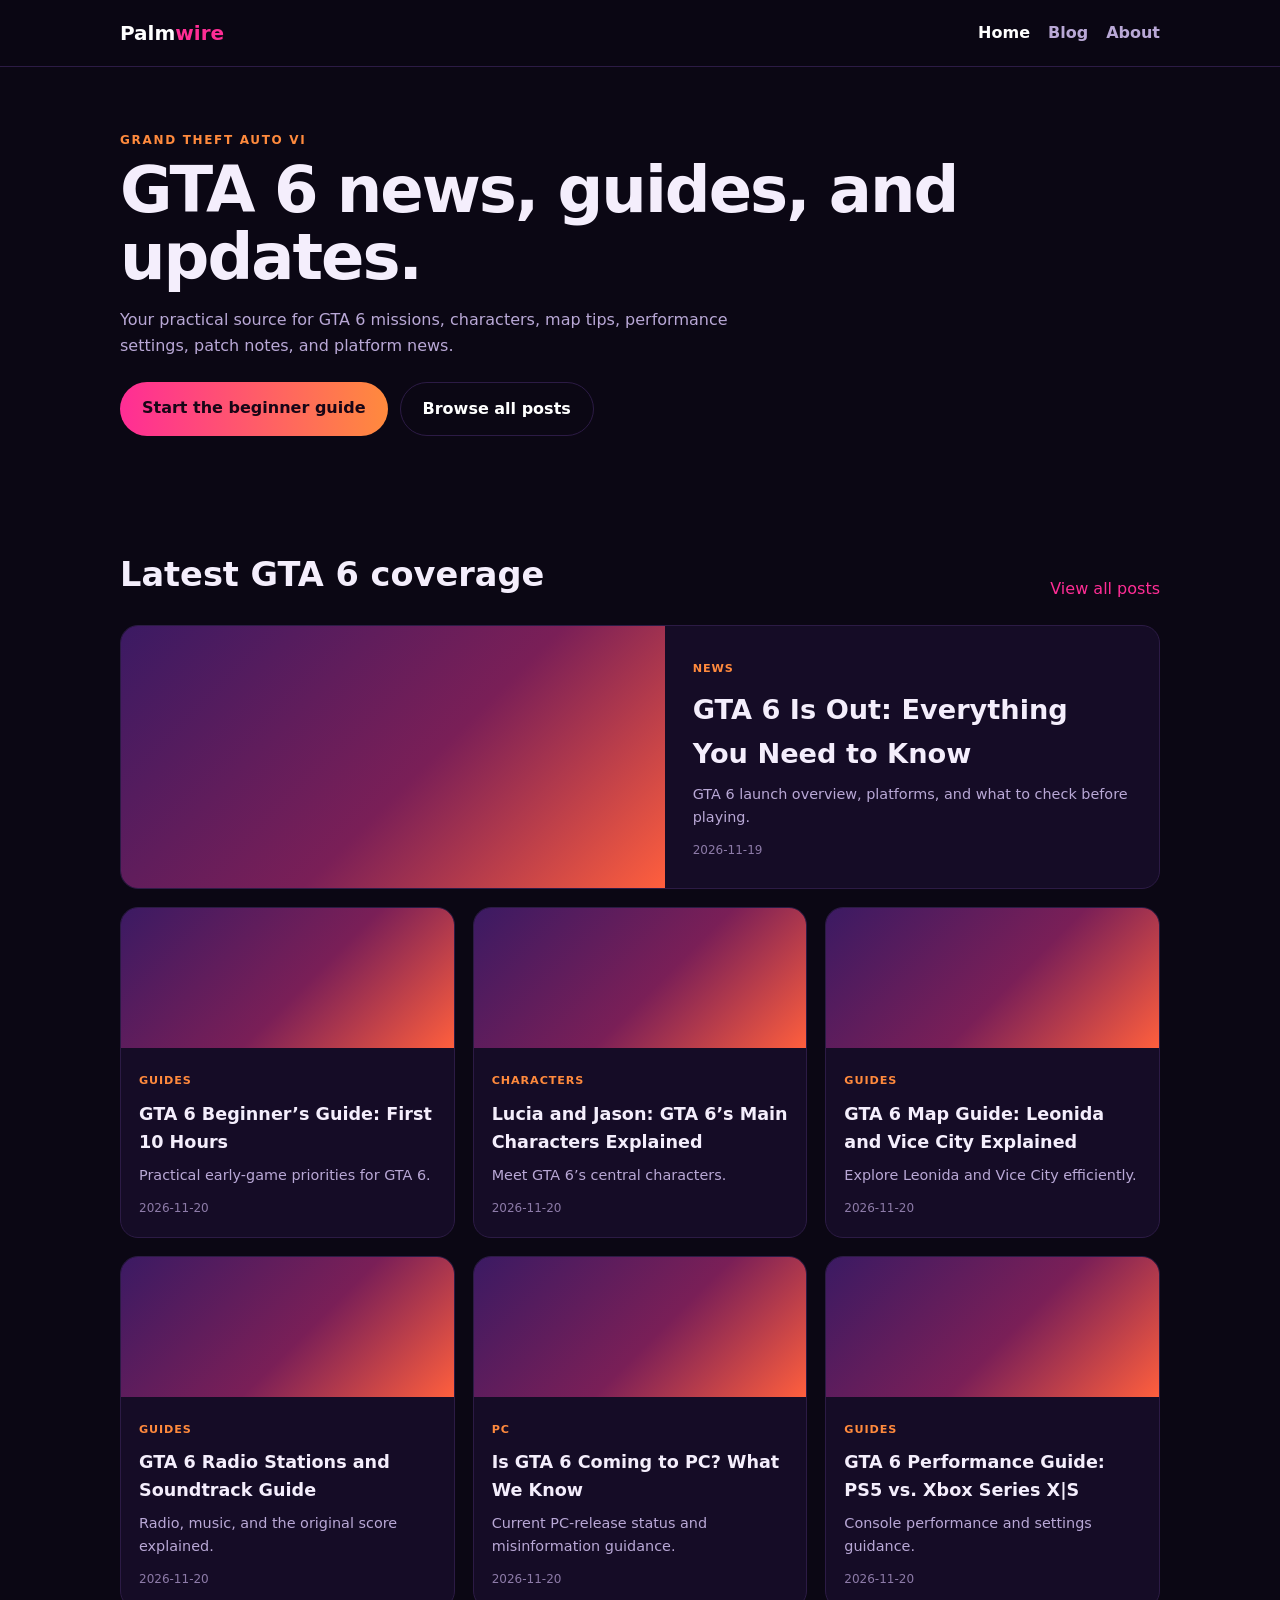
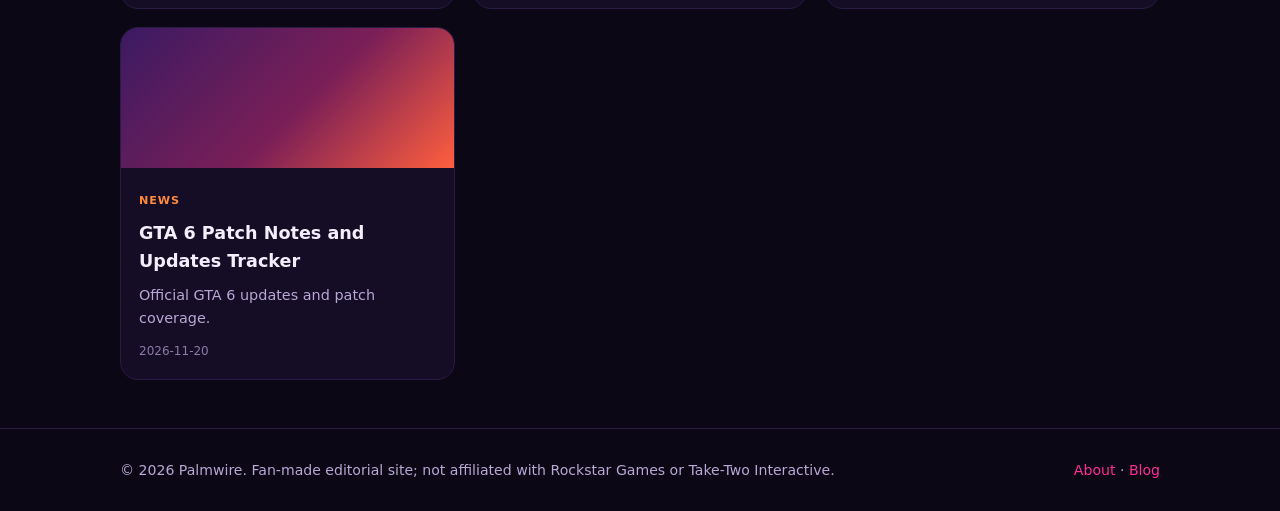
<file: index.html>
<!doctype html><html lang="en"><head><meta charset="utf-8"><meta name="viewport" content="width=device-width,initial-scale=1"><title>Palmwire — GTA 6 News, Guides & Updates — Palmwire</title><meta name="description" content="Palmwire covers GTA 6 news, guides, characters, missions, performance, patches, and PC updates."><link rel="stylesheet" href="assets/style.css"></head><body><header><div class="container nav"><a class="brand" href="index.html">Palm<span>wire</span></a><nav class="nav-links"><a href="index.html" class="active">Home</a><a href="blog.html">Blog</a><a href="about.html">About</a></nav></div></header><main><section class="hero"><div class="container"><div class="eyebrow">Grand Theft Auto VI</div><h1>GTA 6 news, guides, and updates.</h1><p>Your practical source for GTA 6 missions, characters, map tips, performance settings, patch notes, and platform news.</p><div class="cta"><a class="btn btn-primary" href="posts/gta-6-beginners-guide-first-10-hours.html">Start the beginner guide</a><a class="btn btn-secondary" href="blog.html">Browse all posts</a></div></div></section><section class="section"><div class="container"><div class="section-head"><h2>Latest GTA 6 coverage</h2><a href="blog.html">View all posts</a></div><div class="grid"><a class="card featured" href="posts/gta-6-is-out-everything-you-need-to-know.html"><div class="card-media"></div><div class="card-body"><span class="tag">News</span><h3>GTA 6 Is Out: Everything You Need to Know</h3><p>GTA 6 launch overview, platforms, and what to check before playing.</p><div class="meta">2026-11-19</div></div></a><a class="card" href="posts/gta-6-beginners-guide-first-10-hours.html"><div class="card-media"></div><div class="card-body"><span class="tag">Guides</span><h3>GTA 6 Beginner’s Guide: First 10 Hours</h3><p>Practical early-game priorities for GTA 6.</p><div class="meta">2026-11-20</div></div></a><a class="card" href="posts/lucia-and-jason-gta-6-main-characters.html"><div class="card-media"></div><div class="card-body"><span class="tag">Characters</span><h3>Lucia and Jason: GTA 6’s Main Characters Explained</h3><p>Meet GTA 6’s central characters.</p><div class="meta">2026-11-20</div></div></a><a class="card" href="posts/gta-6-map-guide-leonida-vice-city.html"><div class="card-media"></div><div class="card-body"><span class="tag">Guides</span><h3>GTA 6 Map Guide: Leonida and Vice City Explained</h3><p>Explore Leonida and Vice City efficiently.</p><div class="meta">2026-11-20</div></div></a><a class="card" href="posts/gta-6-radio-stations-and-soundtrack-guide.html"><div class="card-media"></div><div class="card-body"><span class="tag">Guides</span><h3>GTA 6 Radio Stations and Soundtrack Guide</h3><p>Radio, music, and the original score explained.</p><div class="meta">2026-11-20</div></div></a><a class="card" href="posts/is-gta-6-coming-to-pc.html"><div class="card-media"></div><div class="card-body"><span class="tag">PC</span><h3>Is GTA 6 Coming to PC? What We Know</h3><p>Current PC-release status and misinformation guidance.</p><div class="meta">2026-11-20</div></div></a><a class="card" href="posts/gta-6-performance-guide-ps5-xbox.html"><div class="card-media"></div><div class="card-body"><span class="tag">Guides</span><h3>GTA 6 Performance Guide: PS5 vs. Xbox Series X|S</h3><p>Console performance and settings guidance.</p><div class="meta">2026-11-20</div></div></a><a class="card" href="posts/gta-6-patch-notes-and-updates-tracker.html"><div class="card-media"></div><div class="card-body"><span class="tag">News</span><h3>GTA 6 Patch Notes and Updates Tracker</h3><p>Official GTA 6 updates and patch coverage.</p><div class="meta">2026-11-20</div></div></a></div></div></section></main><footer><div class="container footer-inner"><div>© 2026 Palmwire. Fan-made editorial site; not affiliated with Rockstar Games or Take-Two Interactive.</div><div><a href="about.html">About</a> · <a href="blog.html">Blog</a></div></div></footer></body></html>
</file>
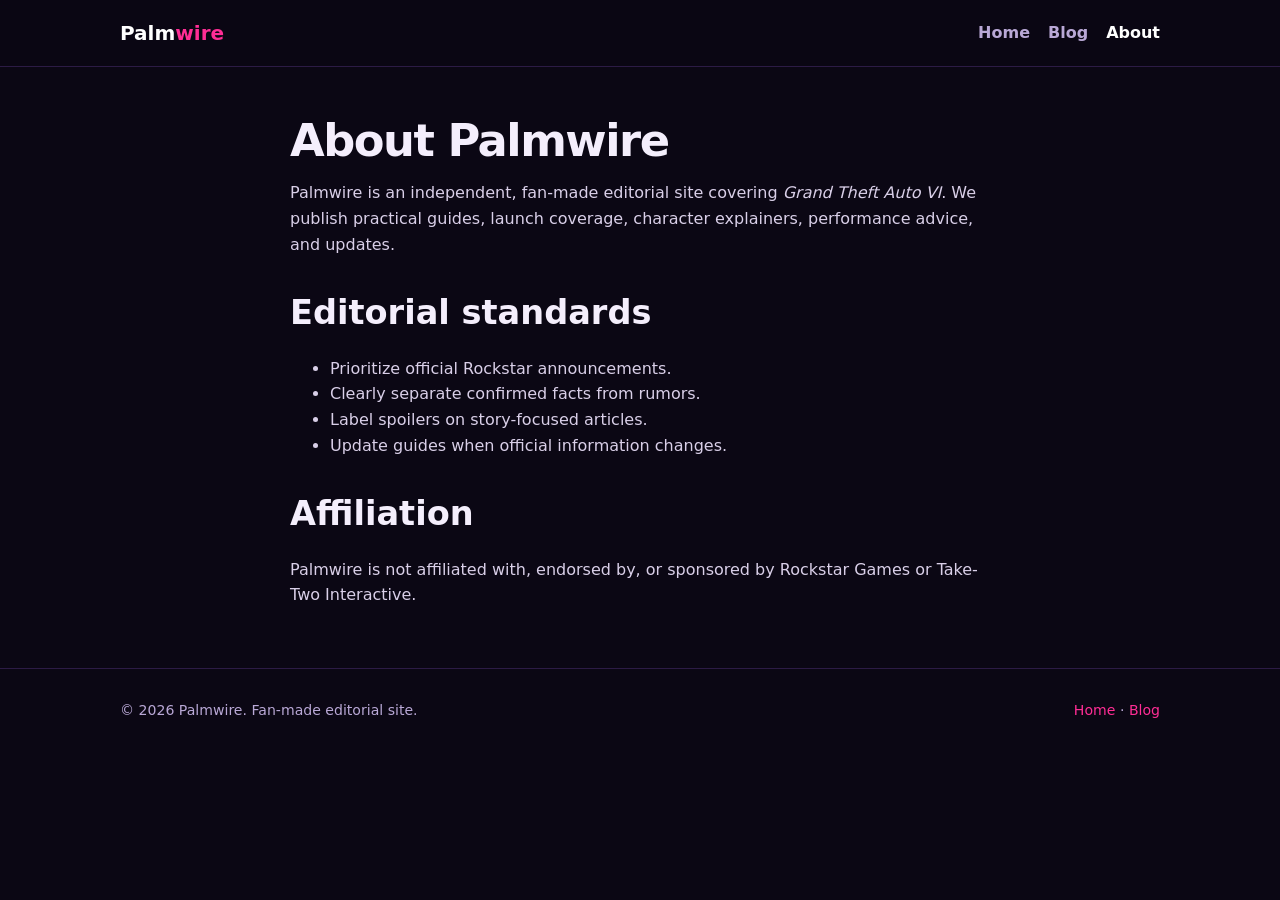
<file: about.html>
<!doctype html><html lang="en"><head><meta charset="utf-8"><meta name="viewport" content="width=device-width,initial-scale=1"><title>About — Palmwire</title><meta name="description" content="About Palmwire, an independent fan-made GTA 6 news and guides site."><link rel="stylesheet" href="assets/style.css"></head><body><header><div class="container nav"><a class="brand" href="index.html">Palm<span>wire</span></a><nav class="nav-links"><a href="index.html">Home</a><a href="blog.html">Blog</a><a href="about.html" class="active">About</a></nav></div></header><main><article class="article"><h1>About Palmwire</h1><p>Palmwire is an independent, fan-made editorial site covering <em>Grand Theft Auto VI</em>. We publish practical guides, launch coverage, character explainers, performance advice, and updates.</p><h2>Editorial standards</h2><ul><li>Prioritize official Rockstar announcements.</li><li>Clearly separate confirmed facts from rumors.</li><li>Label spoilers on story-focused articles.</li><li>Update guides when official information changes.</li></ul><h2>Affiliation</h2><p>Palmwire is not affiliated with, endorsed by, or sponsored by Rockstar Games or Take-Two Interactive.</p></article></main><footer><div class="container footer-inner"><div>© 2026 Palmwire. Fan-made editorial site.</div><div><a href="index.html">Home</a> · <a href="blog.html">Blog</a></div></div></footer></body></html>
</file>
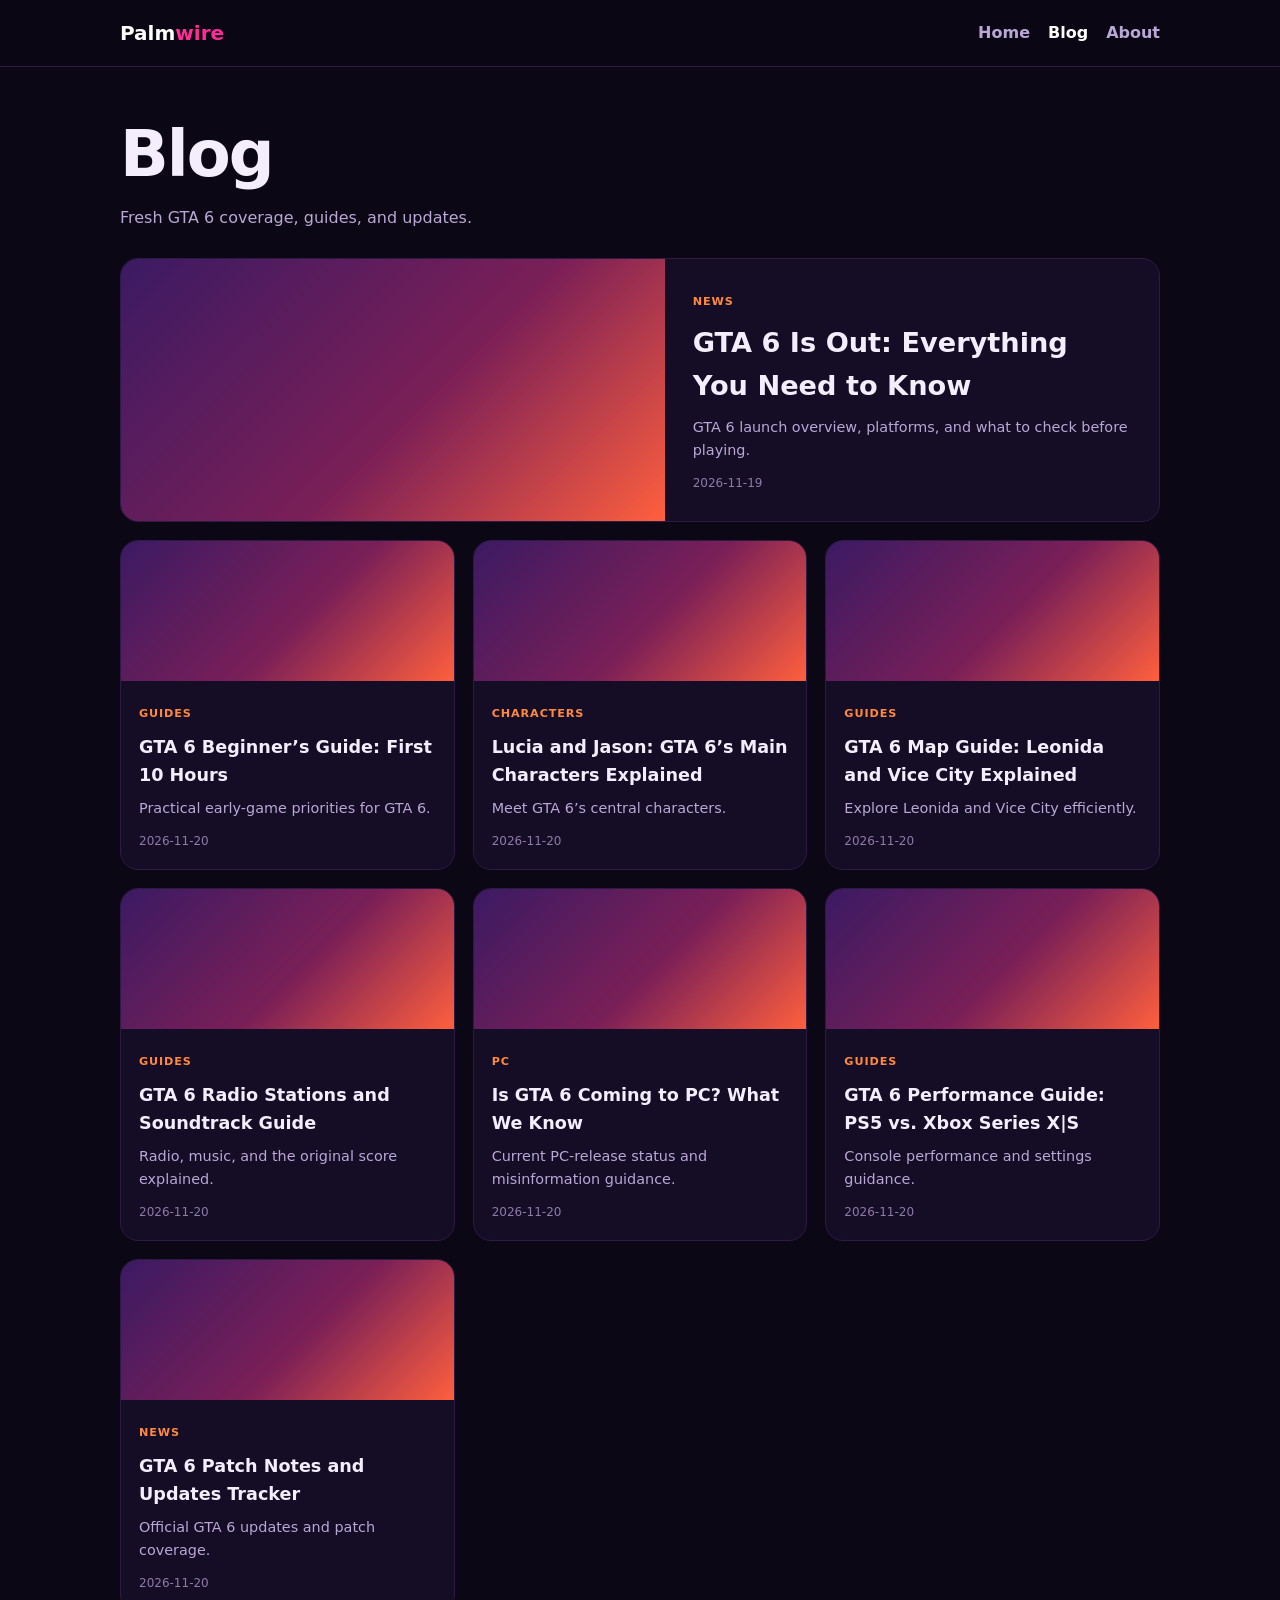
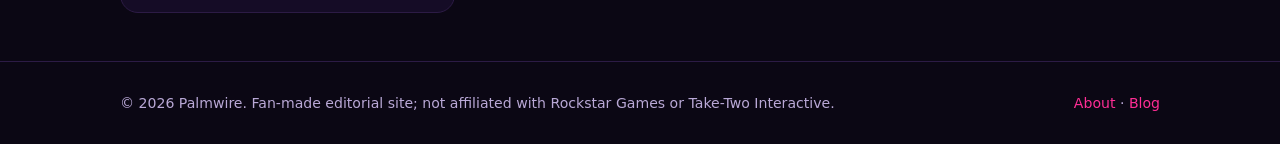
<file: blog.html>
<!doctype html><html lang="en"><head><meta charset="utf-8"><meta name="viewport" content="width=device-width,initial-scale=1"><title>Blog — Palmwire — Palmwire</title><meta name="description" content="All Palmwire GTA 6 articles."><link rel="stylesheet" href="assets/style.css"></head><body><header><div class="container nav"><a class="brand" href="index.html">Palm<span>wire</span></a><nav class="nav-links"><a href="index.html">Home</a><a href="blog.html" class="active">Blog</a><a href="about.html">About</a></nav></div></header><main><section class="section"><div class="container"><h1>Blog</h1><p style="color:var(--muted)">Fresh GTA 6 coverage, guides, and updates.</p><div class="grid" style="margin-top:28px"><a class="card featured" href="posts/gta-6-is-out-everything-you-need-to-know.html"><div class="card-media"></div><div class="card-body"><span class="tag">News</span><h3>GTA 6 Is Out: Everything You Need to Know</h3><p>GTA 6 launch overview, platforms, and what to check before playing.</p><div class="meta">2026-11-19</div></div></a><a class="card" href="posts/gta-6-beginners-guide-first-10-hours.html"><div class="card-media"></div><div class="card-body"><span class="tag">Guides</span><h3>GTA 6 Beginner’s Guide: First 10 Hours</h3><p>Practical early-game priorities for GTA 6.</p><div class="meta">2026-11-20</div></div></a><a class="card" href="posts/lucia-and-jason-gta-6-main-characters.html"><div class="card-media"></div><div class="card-body"><span class="tag">Characters</span><h3>Lucia and Jason: GTA 6’s Main Characters Explained</h3><p>Meet GTA 6’s central characters.</p><div class="meta">2026-11-20</div></div></a><a class="card" href="posts/gta-6-map-guide-leonida-vice-city.html"><div class="card-media"></div><div class="card-body"><span class="tag">Guides</span><h3>GTA 6 Map Guide: Leonida and Vice City Explained</h3><p>Explore Leonida and Vice City efficiently.</p><div class="meta">2026-11-20</div></div></a><a class="card" href="posts/gta-6-radio-stations-and-soundtrack-guide.html"><div class="card-media"></div><div class="card-body"><span class="tag">Guides</span><h3>GTA 6 Radio Stations and Soundtrack Guide</h3><p>Radio, music, and the original score explained.</p><div class="meta">2026-11-20</div></div></a><a class="card" href="posts/is-gta-6-coming-to-pc.html"><div class="card-media"></div><div class="card-body"><span class="tag">PC</span><h3>Is GTA 6 Coming to PC? What We Know</h3><p>Current PC-release status and misinformation guidance.</p><div class="meta">2026-11-20</div></div></a><a class="card" href="posts/gta-6-performance-guide-ps5-xbox.html"><div class="card-media"></div><div class="card-body"><span class="tag">Guides</span><h3>GTA 6 Performance Guide: PS5 vs. Xbox Series X|S</h3><p>Console performance and settings guidance.</p><div class="meta">2026-11-20</div></div></a><a class="card" href="posts/gta-6-patch-notes-and-updates-tracker.html"><div class="card-media"></div><div class="card-body"><span class="tag">News</span><h3>GTA 6 Patch Notes and Updates Tracker</h3><p>Official GTA 6 updates and patch coverage.</p><div class="meta">2026-11-20</div></div></a></div></div></section></main><footer><div class="container footer-inner"><div>© 2026 Palmwire. Fan-made editorial site; not affiliated with Rockstar Games or Take-Two Interactive.</div><div><a href="about.html">About</a> · <a href="blog.html">Blog</a></div></div></footer></body></html>
</file>
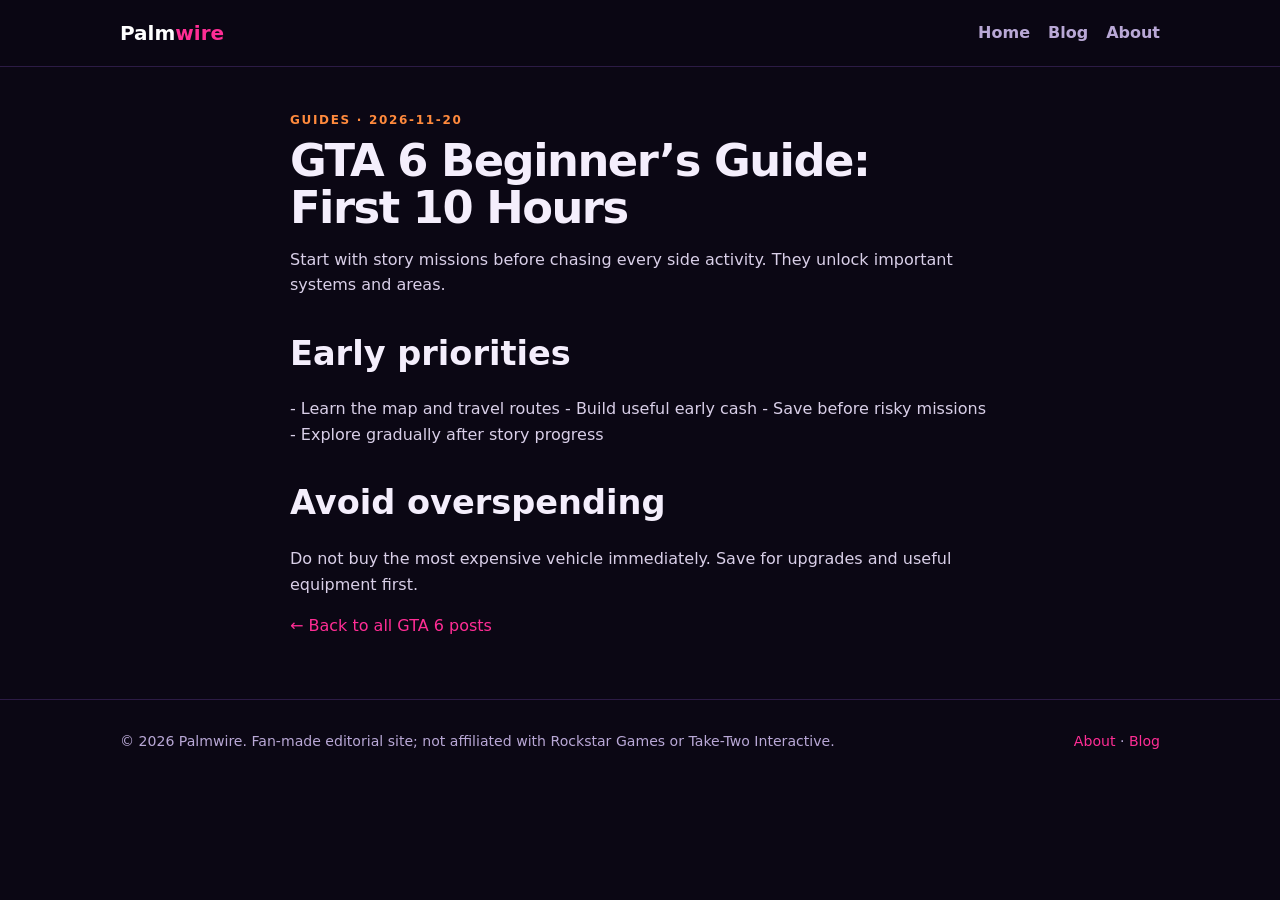
<file: gta-6-beginners-guide-first-10-hours.html>
<!doctype html><html lang="en"><head><meta charset="utf-8"><meta name="viewport" content="width=device-width,initial-scale=1"><title>GTA 6 Beginner’s Guide: First 10 Hours — Palmwire</title><meta name="description" content="Practical early-game priorities for GTA 6."><link rel="stylesheet" href="../assets/style.css"></head><body><header><div class="container nav"><a class="brand" href="../index.html">Palm<span>wire</span></a><nav class="nav-links"><a href="../index.html">Home</a><a href="../blog.html">Blog</a><a href="../about.html">About</a></nav></div></header><main><article class="article"><div class="eyebrow">Guides · 2026-11-20</div><h1>GTA 6 Beginner’s Guide: First 10 Hours</h1><p>Start with story missions before chasing every side activity. They unlock important systems and areas.</p><h2>Early priorities</h2><p>- Learn the map and travel routes
- Build useful early cash
- Save before risky missions
- Explore gradually after story progress</p><h2>Avoid overspending</h2><p>Do not buy the most expensive vehicle immediately. Save for upgrades and useful equipment first.</p><p><a href="../blog.html">← Back to all GTA 6 posts</a></p></article></main><footer><div class="container footer-inner"><div>© 2026 Palmwire. Fan-made editorial site; not affiliated with Rockstar Games or Take-Two Interactive.</div><div><a href="../about.html">About</a> · <a href="../blog.html">Blog</a></div></div></footer></body></html>
</file>
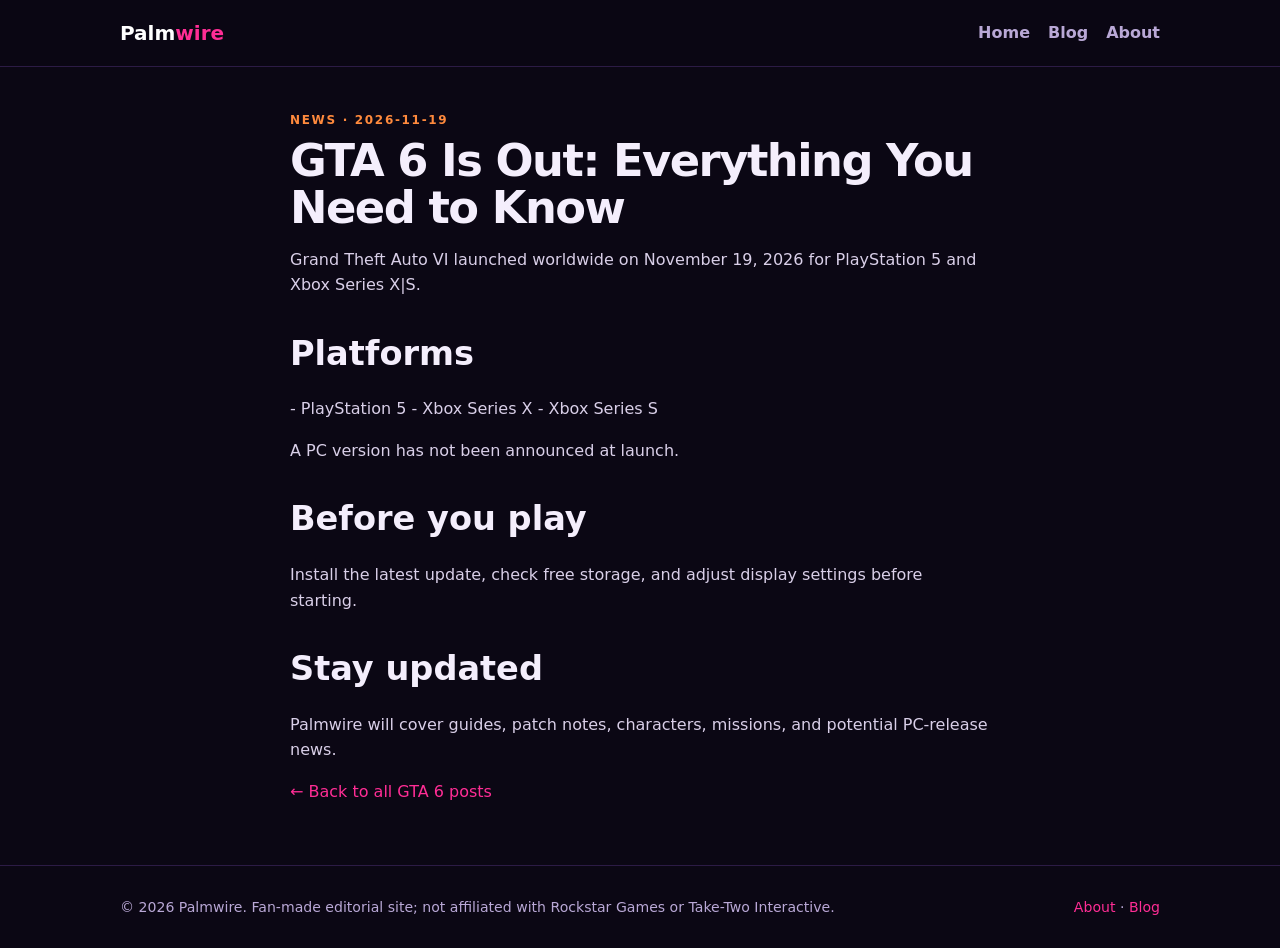
<file: gta-6-is-out-everything-you-need-to-know.html>
<!doctype html><html lang="en"><head><meta charset="utf-8"><meta name="viewport" content="width=device-width,initial-scale=1"><title>GTA 6 Is Out: Everything You Need to Know — Palmwire</title><meta name="description" content="GTA 6 launch overview, platforms, and what to check before playing."><link rel="stylesheet" href="../assets/style.css"></head><body><header><div class="container nav"><a class="brand" href="../index.html">Palm<span>wire</span></a><nav class="nav-links"><a href="../index.html">Home</a><a href="../blog.html">Blog</a><a href="../about.html">About</a></nav></div></header><main><article class="article"><div class="eyebrow">News · 2026-11-19</div><h1>GTA 6 Is Out: Everything You Need to Know</h1><p>Grand Theft Auto VI launched worldwide on November 19, 2026 for PlayStation 5 and Xbox Series X|S.</p><h2>Platforms</h2><p>- PlayStation 5
- Xbox Series X
- Xbox Series S</p><p>A PC version has not been announced at launch.</p><h2>Before you play</h2><p>Install the latest update, check free storage, and adjust display settings before starting.</p><h2>Stay updated</h2><p>Palmwire will cover guides, patch notes, characters, missions, and potential PC-release news.</p><p><a href="../blog.html">← Back to all GTA 6 posts</a></p></article></main><footer><div class="container footer-inner"><div>© 2026 Palmwire. Fan-made editorial site; not affiliated with Rockstar Games or Take-Two Interactive.</div><div><a href="../about.html">About</a> · <a href="../blog.html">Blog</a></div></div></footer></body></html>
</file>
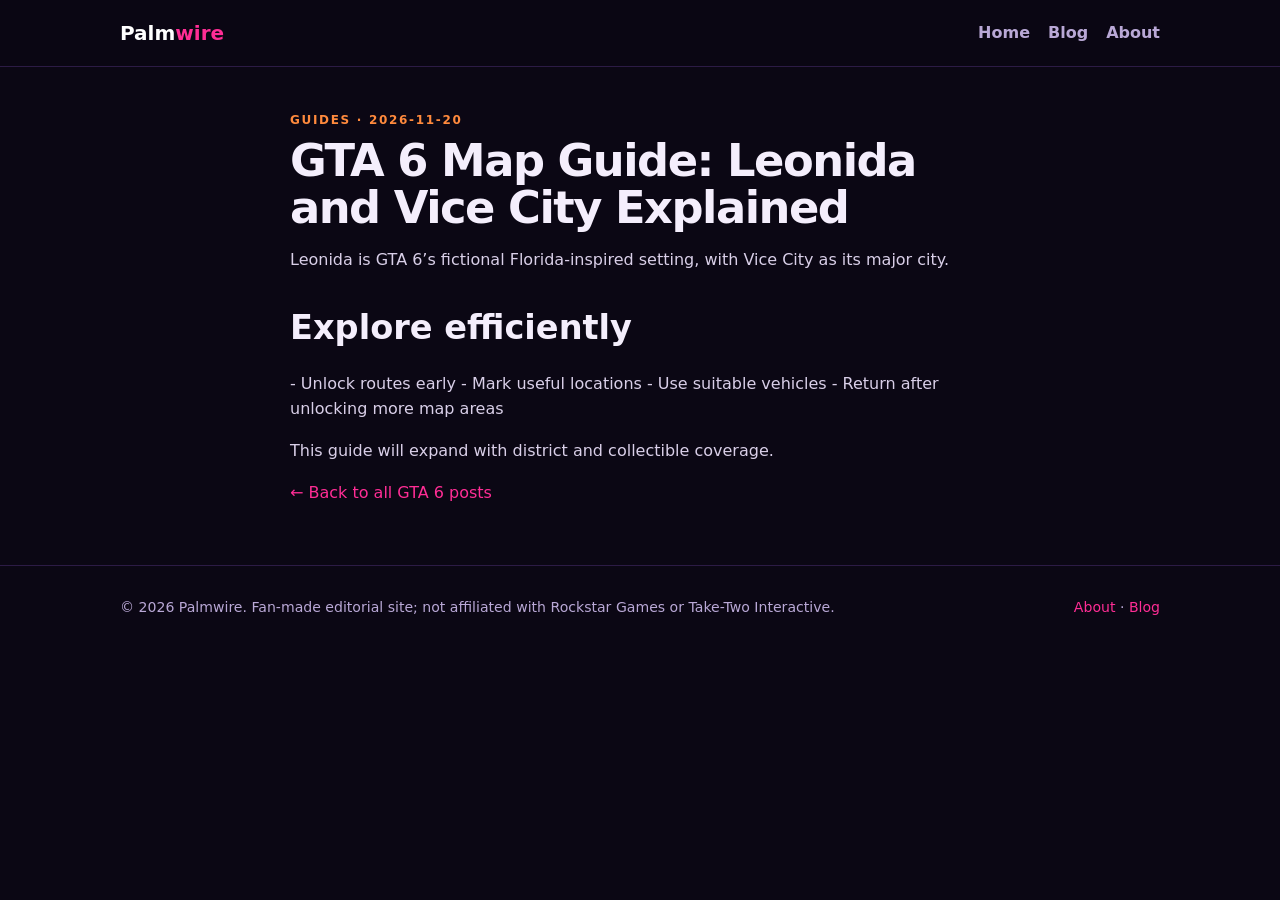
<file: gta-6-map-guide-leonida-vice-city.html>
<!doctype html><html lang="en"><head><meta charset="utf-8"><meta name="viewport" content="width=device-width,initial-scale=1"><title>GTA 6 Map Guide: Leonida and Vice City Explained — Palmwire</title><meta name="description" content="Explore Leonida and Vice City efficiently."><link rel="stylesheet" href="../assets/style.css"></head><body><header><div class="container nav"><a class="brand" href="../index.html">Palm<span>wire</span></a><nav class="nav-links"><a href="../index.html">Home</a><a href="../blog.html">Blog</a><a href="../about.html">About</a></nav></div></header><main><article class="article"><div class="eyebrow">Guides · 2026-11-20</div><h1>GTA 6 Map Guide: Leonida and Vice City Explained</h1><p>Leonida is GTA 6’s fictional Florida-inspired setting, with Vice City as its major city.</p><h2>Explore efficiently</h2><p>- Unlock routes early
- Mark useful locations
- Use suitable vehicles
- Return after unlocking more map areas</p><p>This guide will expand with district and collectible coverage.</p><p><a href="../blog.html">← Back to all GTA 6 posts</a></p></article></main><footer><div class="container footer-inner"><div>© 2026 Palmwire. Fan-made editorial site; not affiliated with Rockstar Games or Take-Two Interactive.</div><div><a href="../about.html">About</a> · <a href="../blog.html">Blog</a></div></div></footer></body></html>
</file>
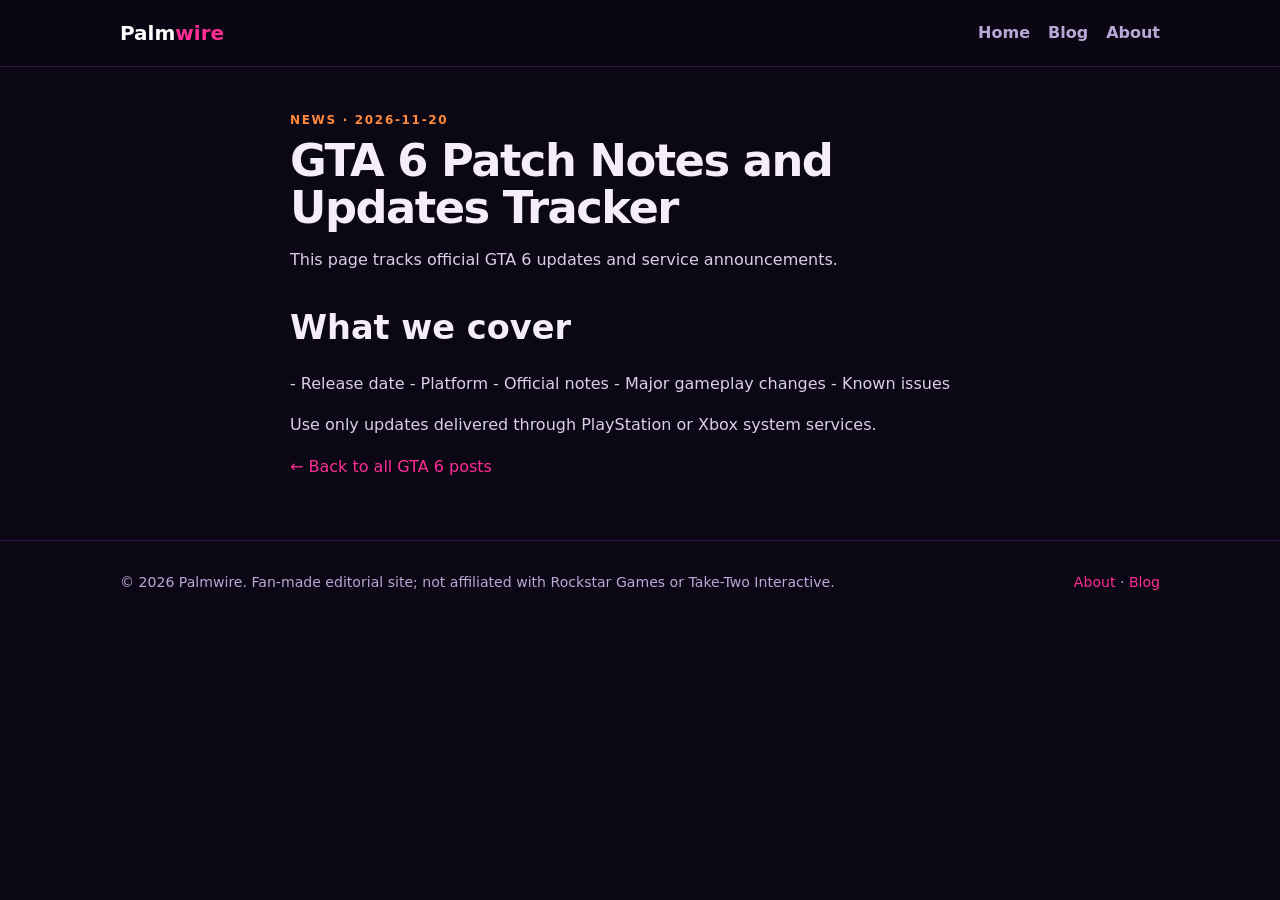
<file: gta-6-patch-notes-and-updates-tracker.html>
<!doctype html><html lang="en"><head><meta charset="utf-8"><meta name="viewport" content="width=device-width,initial-scale=1"><title>GTA 6 Patch Notes and Updates Tracker — Palmwire</title><meta name="description" content="Official GTA 6 updates and patch coverage."><link rel="stylesheet" href="../assets/style.css"></head><body><header><div class="container nav"><a class="brand" href="../index.html">Palm<span>wire</span></a><nav class="nav-links"><a href="../index.html">Home</a><a href="../blog.html">Blog</a><a href="../about.html">About</a></nav></div></header><main><article class="article"><div class="eyebrow">News · 2026-11-20</div><h1>GTA 6 Patch Notes and Updates Tracker</h1><p>This page tracks official GTA 6 updates and service announcements.</p><h2>What we cover</h2><p>- Release date
- Platform
- Official notes
- Major gameplay changes
- Known issues</p><p>Use only updates delivered through PlayStation or Xbox system services.</p><p><a href="../blog.html">← Back to all GTA 6 posts</a></p></article></main><footer><div class="container footer-inner"><div>© 2026 Palmwire. Fan-made editorial site; not affiliated with Rockstar Games or Take-Two Interactive.</div><div><a href="../about.html">About</a> · <a href="../blog.html">Blog</a></div></div></footer></body></html>
</file>
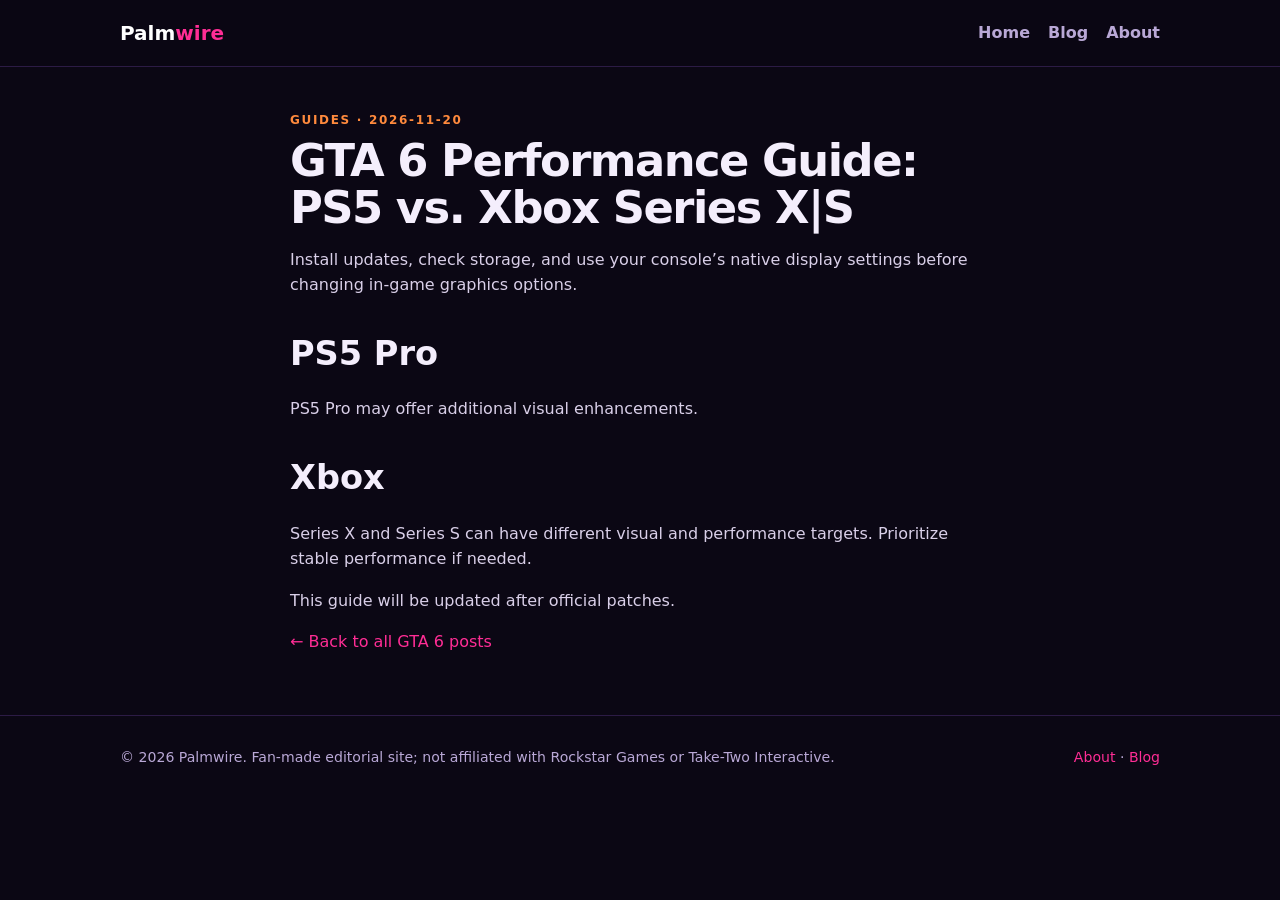
<file: gta-6-performance-guide-ps5-xbox.html>
<!doctype html><html lang="en"><head><meta charset="utf-8"><meta name="viewport" content="width=device-width,initial-scale=1"><title>GTA 6 Performance Guide: PS5 vs. Xbox Series X|S — Palmwire</title><meta name="description" content="Console performance and settings guidance."><link rel="stylesheet" href="../assets/style.css"></head><body><header><div class="container nav"><a class="brand" href="../index.html">Palm<span>wire</span></a><nav class="nav-links"><a href="../index.html">Home</a><a href="../blog.html">Blog</a><a href="../about.html">About</a></nav></div></header><main><article class="article"><div class="eyebrow">Guides · 2026-11-20</div><h1>GTA 6 Performance Guide: PS5 vs. Xbox Series X|S</h1><p>Install updates, check storage, and use your console’s native display settings before changing in-game graphics options.</p><h2>PS5 Pro</h2><p>PS5 Pro may offer additional visual enhancements.</p><h2>Xbox</h2><p>Series X and Series S can have different visual and performance targets. Prioritize stable performance if needed.</p><p>This guide will be updated after official patches.</p><p><a href="../blog.html">← Back to all GTA 6 posts</a></p></article></main><footer><div class="container footer-inner"><div>© 2026 Palmwire. Fan-made editorial site; not affiliated with Rockstar Games or Take-Two Interactive.</div><div><a href="../about.html">About</a> · <a href="../blog.html">Blog</a></div></div></footer></body></html>
</file>
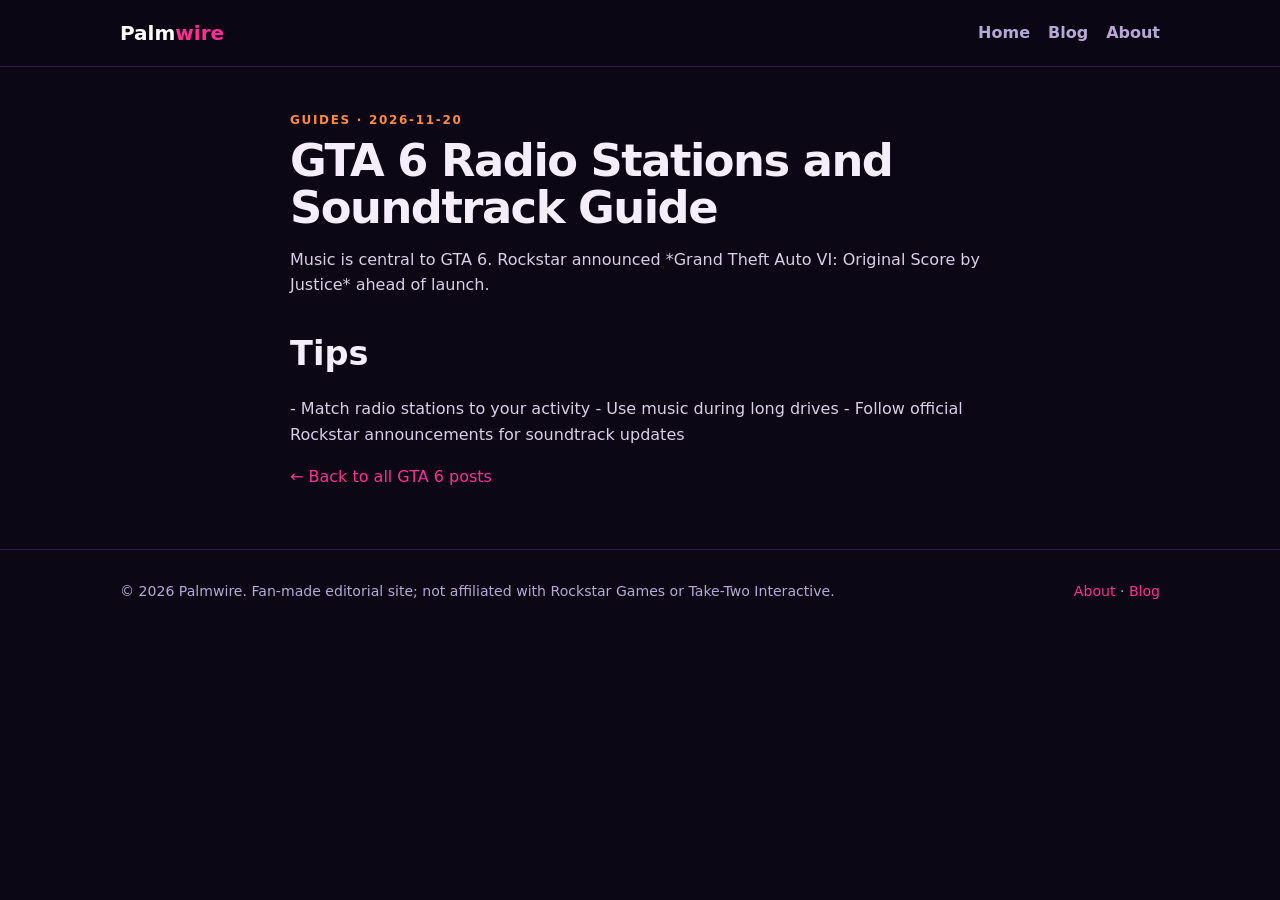
<file: gta-6-radio-stations-and-soundtrack-guide.html>
<!doctype html><html lang="en"><head><meta charset="utf-8"><meta name="viewport" content="width=device-width,initial-scale=1"><title>GTA 6 Radio Stations and Soundtrack Guide — Palmwire</title><meta name="description" content="Radio, music, and the original score explained."><link rel="stylesheet" href="../assets/style.css"></head><body><header><div class="container nav"><a class="brand" href="../index.html">Palm<span>wire</span></a><nav class="nav-links"><a href="../index.html">Home</a><a href="../blog.html">Blog</a><a href="../about.html">About</a></nav></div></header><main><article class="article"><div class="eyebrow">Guides · 2026-11-20</div><h1>GTA 6 Radio Stations and Soundtrack Guide</h1><p>Music is central to GTA 6. Rockstar announced *Grand Theft Auto VI: Original Score by Justice* ahead of launch.</p><h2>Tips</h2><p>- Match radio stations to your activity
- Use music during long drives
- Follow official Rockstar announcements for soundtrack updates</p><p><a href="../blog.html">← Back to all GTA 6 posts</a></p></article></main><footer><div class="container footer-inner"><div>© 2026 Palmwire. Fan-made editorial site; not affiliated with Rockstar Games or Take-Two Interactive.</div><div><a href="../about.html">About</a> · <a href="../blog.html">Blog</a></div></div></footer></body></html>
</file>
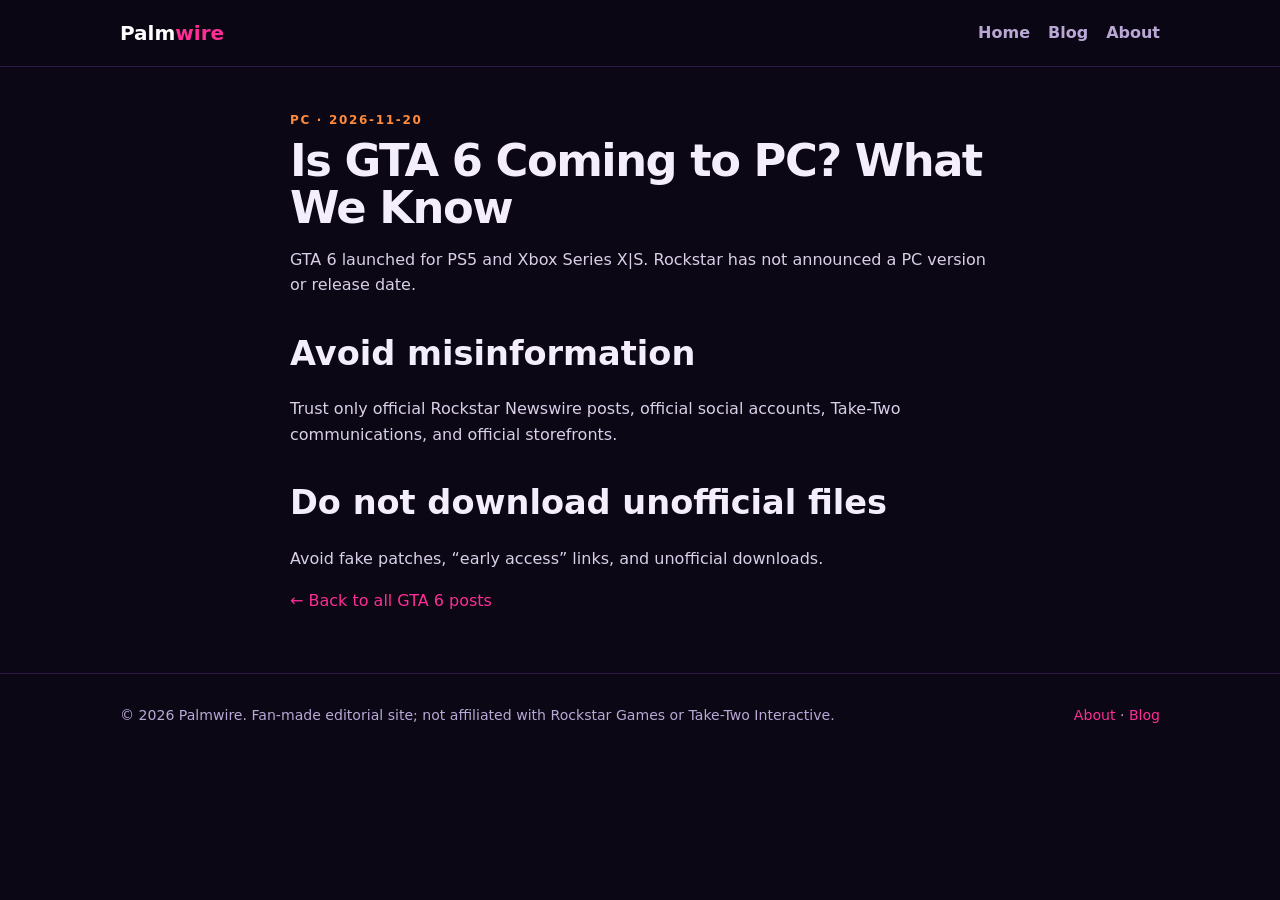
<file: is-gta-6-coming-to-pc.html>
<!doctype html><html lang="en"><head><meta charset="utf-8"><meta name="viewport" content="width=device-width,initial-scale=1"><title>Is GTA 6 Coming to PC? What We Know — Palmwire</title><meta name="description" content="Current PC-release status and misinformation guidance."><link rel="stylesheet" href="../assets/style.css"></head><body><header><div class="container nav"><a class="brand" href="../index.html">Palm<span>wire</span></a><nav class="nav-links"><a href="../index.html">Home</a><a href="../blog.html">Blog</a><a href="../about.html">About</a></nav></div></header><main><article class="article"><div class="eyebrow">PC · 2026-11-20</div><h1>Is GTA 6 Coming to PC? What We Know</h1><p>GTA 6 launched for PS5 and Xbox Series X|S. Rockstar has not announced a PC version or release date.</p><h2>Avoid misinformation</h2><p>Trust only official Rockstar Newswire posts, official social accounts, Take-Two communications, and official storefronts.</p><h2>Do not download unofficial files</h2><p>Avoid fake patches, “early access” links, and unofficial downloads.</p><p><a href="../blog.html">← Back to all GTA 6 posts</a></p></article></main><footer><div class="container footer-inner"><div>© 2026 Palmwire. Fan-made editorial site; not affiliated with Rockstar Games or Take-Two Interactive.</div><div><a href="../about.html">About</a> · <a href="../blog.html">Blog</a></div></div></footer></body></html>
</file>
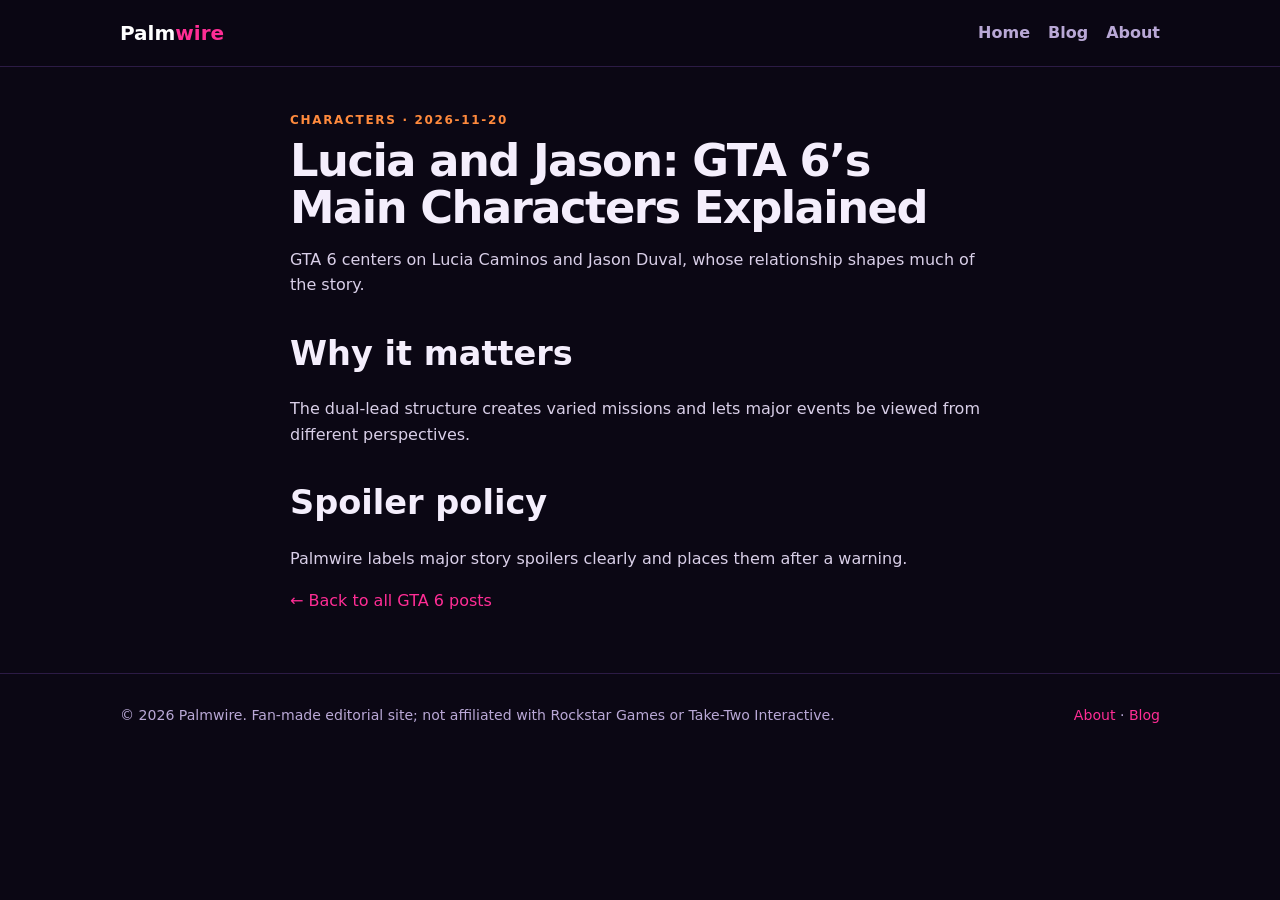
<file: lucia-and-jason-gta-6-main-characters.html>
<!doctype html><html lang="en"><head><meta charset="utf-8"><meta name="viewport" content="width=device-width,initial-scale=1"><title>Lucia and Jason: GTA 6’s Main Characters Explained — Palmwire</title><meta name="description" content="Meet GTA 6’s central characters."><link rel="stylesheet" href="../assets/style.css"></head><body><header><div class="container nav"><a class="brand" href="../index.html">Palm<span>wire</span></a><nav class="nav-links"><a href="../index.html">Home</a><a href="../blog.html">Blog</a><a href="../about.html">About</a></nav></div></header><main><article class="article"><div class="eyebrow">Characters · 2026-11-20</div><h1>Lucia and Jason: GTA 6’s Main Characters Explained</h1><p>GTA 6 centers on Lucia Caminos and Jason Duval, whose relationship shapes much of the story.</p><h2>Why it matters</h2><p>The dual-lead structure creates varied missions and lets major events be viewed from different perspectives.</p><h2>Spoiler policy</h2><p>Palmwire labels major story spoilers clearly and places them after a warning.</p><p><a href="../blog.html">← Back to all GTA 6 posts</a></p></article></main><footer><div class="container footer-inner"><div>© 2026 Palmwire. Fan-made editorial site; not affiliated with Rockstar Games or Take-Two Interactive.</div><div><a href="../about.html">About</a> · <a href="../blog.html">Blog</a></div></div></footer></body></html>
</file>
<file: assets/style.css>
:root{--bg:#0b0714;--panel:#150c26;--text:#f4eefc;--muted:#b9a8d6;--pink:#ff2d95;--orange:#ff8a3d;--purple:#7a3cff;--border:#2c1b45}
*{box-sizing:border-box}body{margin:0;font-family:Inter,system-ui,sans-serif;background:var(--bg);color:var(--text);line-height:1.6}a{color:var(--pink);text-decoration:none}a:hover{text-decoration:underline}.container{max-width:1080px;margin:auto;padding:0 20px}header{position:sticky;top:0;background:rgba(11,7,20,.92);backdrop-filter:blur(10px);border-bottom:1px solid var(--border)}.nav{display:flex;justify-content:space-between;align-items:center;height:66px}.brand{font-weight:800;font-size:1.25rem;color:#fff}.brand span{color:var(--pink)}.nav-links{display:flex;gap:18px}.nav-links a{color:var(--muted);font-weight:600}.nav-links a.active,.nav-links a:hover{color:#fff;text-decoration:none}.hero{padding:64px 0;background:radial-gradient(800px 400px at 15% 0,rgba(122,60,255,.35),transparent),radial-gradient(700px 380px at 85% 20,rgba(255,45,149,.28),transparent)}.eyebrow{color:var(--orange);font-weight:800;text-transform:uppercase;letter-spacing:.14em;font-size:.75rem}h1{font-size:clamp(2.2rem,6vw,4rem);line-height:1.05;margin:.4rem 0 1rem;letter-spacing:-2px}.hero p{color:var(--muted);max-width:640px}.cta{display:flex;gap:12px;margin-top:24px;flex-wrap:wrap}.btn{padding:13px 22px;border-radius:999px;font-weight:700}.btn-primary{background:linear-gradient(90deg,var(--pink),var(--orange));color:#180616}.btn-secondary{border:1px solid var(--border);color:#fff}.section{padding:48px 0}.section-head{display:flex;justify-content:space-between;align-items:end;margin-bottom:24px}h2{font-size:clamp(1.5rem,3vw,2.1rem);margin:0}.grid{display:grid;grid-template-columns:repeat(3,1fr);gap:18px}.card{background:var(--panel);border:1px solid var(--border);border-radius:18px;overflow:hidden;color:inherit;display:block;transition:.2s}.card:hover{transform:translateY(-4px);border-color:#4b2a70;text-decoration:none}.card-media{height:140px;background:linear-gradient(135deg,#3b1a63,#7a1f57 55%,#ff5f3d)}.card-body{padding:18px}.tag{color:var(--orange);font-size:.7rem;font-weight:800;text-transform:uppercase;letter-spacing:.08em}.card h3{margin:8px 0;font-size:1.1rem}.card p{margin:0;color:var(--muted);font-size:.9rem}.meta{margin-top:12px;font-size:.75rem;color:#8d7ba8}.featured{grid-column:span 3;display:grid;grid-template-columns:1.1fr 1fr}.featured .card-media{height:100%;min-height:240px}.featured .card-body{padding:28px}.featured h3{font-size:1.7rem}.article{max-width:740px;margin:auto;padding:44px 20px}.article h1{font-size:clamp(1.9rem,5vw,2.8rem);letter-spacing:-1.5px}.article h2{margin-top:1.8rem}.article p,.article li{color:#d9cfe8}footer{border-top:1px solid var(--border);padding:30px 0;color:var(--muted);font-size:.88rem}.footer-inner{display:flex;justify-content:space-between;gap:16px;flex-wrap:wrap}@media(max-width:820px){.grid{grid-template-columns:1fr}.featured{grid-column:auto;grid-template-columns:1fr}.featured .card-media{min-height:160px}.nav-links{gap:12px}.nav-links a{font-size:.88rem}}
</file>
